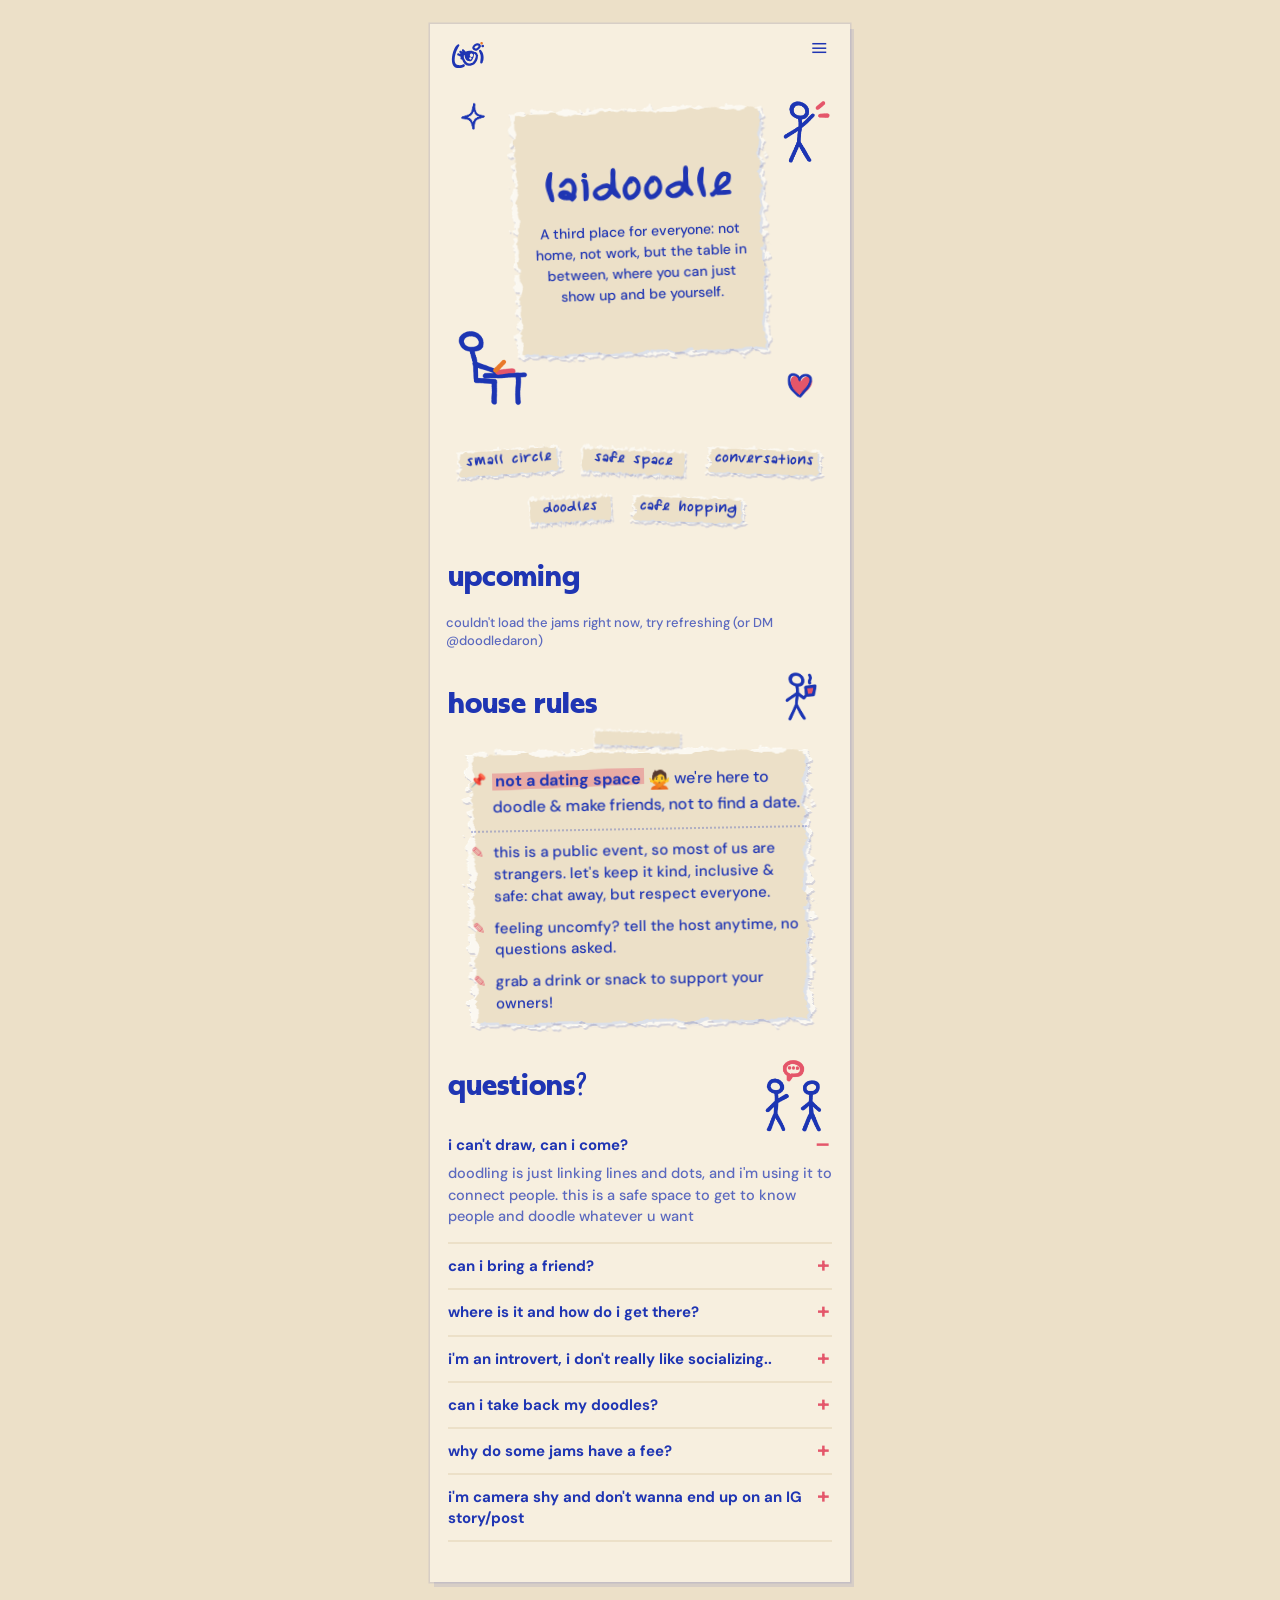
<file: index.html>
<!DOCTYPE html>
<html lang="en">
<head>
<meta charset="utf-8">
<meta name="viewport" content="width=device-width, initial-scale=1, viewport-fit=cover">
<title>laidoodle</title>
<meta name="description" content="laidoodle — just come and doodle. Small-circle doodle jams in cafés.">
<meta name="theme-color" content="#F7EFDF">
<meta property="og:type" content="website">
<meta property="og:site_name" content="laidoodle">
<meta property="og:title" content="laidoodle">
<meta property="og:description" content="just come and doodle ✎ small-circle doodle jams in cafés. no drawing skills needed.">
<meta property="og:image" content="https://laidoodle.my/assets/og-image.png?v=2">
<meta property="og:image:width" content="1200">
<meta property="og:image:height" content="630">
<meta property="og:image:alt" content="two hand-drawn stick figures chatting, with the laidoodle logo">
<meta property="og:url" content="https://laidoodle.my/">
<meta name="twitter:card" content="summary_large_image">
<link rel="icon" href="assets/logo/laidoodle-mark.svg" type="image/svg+xml">
<link rel="canonical" href="https://laidoodle.my/">
<link rel="preconnect" href="https://fonts.googleapis.com">
<link rel="preconnect" href="https://fonts.gstatic.com" crossorigin>
<link href="https://fonts.googleapis.com/css2?family=DM+Sans:opsz,wght@9..40,500;9..40,700&display=swap" rel="stylesheet">
<link rel="stylesheet" href="styles.css?v=202611221600">
<script src="data.js?v=202610250835"></script>
<script src="map.js?v=202610250842"></script>
</head>
<body>
<main class="screen">

  <header class="hero">
    <div class="topbar">
      <span><img class="topbar__mark" src="assets/logo/laidoodle-mark.svg" alt="laidoodle"></span>
      <details class="menu">
        <summary aria-label="menu">≡</summary>
        <nav>
          <a href="#upcoming">upcoming</a>
          <a href="#past">past jams</a>
          <a href="#explored">where we've explored</a>
          <a href="#rules">house rules</a>
          <a href="#faq">questions?</a>
        </nav>
      </details>
    </div>
    <div class="title-card">
      <!-- two torn-paper faces that flip by themselves -->
      <div class="title-card__flip">
        <div class="title-card__paper title-card__face">
          <h1><img src="assets/logo/laidoodle-wordmark.svg" alt="laidoodle"></h1>
          <p class="title-card__note">A third place for everyone: not home, not work, but the table in between, where you can just show up and be yourself.</p>
        </div>
        <div class="title-card__paper title-card__face title-card__face--back">
          <h2 class="title-card__h">Doodle is our language</h2>
          <p class="title-card__note">Doodling is how we get there. Nobody's grading the drawing; it gives your hands something to do while you get to know people, swap ideas and learn something new.</p>
        </div>
      </div>
    </div>
  </header>

  <div class="keywords">
    <span class="tape" style="transform:rotate(-4deg)">small circle</span>
    <span class="tape" style="transform:rotate(3deg)">safe space</span>
    <span class="tape" style="transform:rotate(2deg)">conversations</span>
    <span class="tape" style="transform:rotate(-3deg)">doodles</span>
    <span class="tape" style="transform:rotate(2deg)">cafe hopping</span>
  </div>

  <section id="upcoming">
    <div class="section-head"><h2 class="h-section" style="margin:0">upcoming</h2></div>
    <div class="event-list" id="event-list"></div>
  </section>

  <section id="past">
    <h2 class="h-section" style="margin:0;padding:22px 18px 6px">past jams</h2>
    <div class="past" id="past-list"></div>
  </section>

  <section class="explored" id="explored" hidden>
    <h2 class="h-section" style="margin:0">where we've explored 🗺</h2>
    <p class="explored__sub">every café we've doodled at around the Klang Valley (so far). tap a pin ✎</p>
    <div id="kv"></div>
  </section>

  <section class="rules" id="rules">
    <h2 class="h-section" style="margin:0">house rules</h2>
    <div class="rules__note">
      <ul>
        <li class="is-key"><b><mark>not a dating space</mark> <span class="rules__emoji">🙅</span></b> we're here to doodle &amp; make friends, not to find a date.</li>
        <li>this is a public event, so most of us are strangers. let's keep it kind, inclusive &amp; safe: chat away, but respect everyone.</li>
        <li>feeling uncomfy? tell the host anytime, no questions asked.</li>
        <li>grab a drink or snack to support your owners!</li>
      </ul>
    </div>
  </section>

  <section class="faq" id="faq">
    <h2 class="h-section" style="margin:0 0 6px">questions?</h2>
    <details open>
      <summary>i can't draw, can i come?</summary>
      <p>doodling is just linking lines and dots, and i'm using it to connect people. this is a safe space to get to know people and doodle whatever u want</p>
    </details>
    <details>
      <summary>can i bring a friend?</summary>
      <p>yes, definitely! just ask your friend to fill in the form too. u can tell me whose friend u are in the "anything i should know" section</p>
    </details>
    <details>
      <summary>where is it and how do i get there?</summary>
      <p>the location changes from time to time since i'm exploring different cafés, so... it's a good excuse to go café hopping together, right!</p>
    </details>
    <details>
      <summary>i'm an introvert, i don't really like socializing..</summary>
      <p>it's cool! no one is forced to talk here, just take ur time</p>
    </details>
    <details>
      <summary>can i take back my doodles?</summary>
      <p>unfortunately i'll be keeping the papers, but feel free to take pictures, or draw in your own sketchbook if u'd rather keep yours! but... doodling together is way cooler, right.. hahha</p>
    </details>
    <details>
      <summary>why do some jams have a fee?</summary>
      <p>spots are limited, so some jams have a small commitment fee to make sure people actually come. it's non-refundable (no-shows included). if something comes up, still tell me asap so someone else can take ur spot!</p>
    </details>
    <details>
      <summary>i'm camera shy and don't wanna end up on an IG story/post</summary>
      <p>u good! just drop a note in the "anything i should know" section and i'll cover up ur face. my job is to keep the space safe!</p>
    </details>
  </section>

</main>

<script>
  const { esc } = LD;
  const list = document.getElementById('event-list');
  const pastList = document.getElementById('past-list');
  list.innerHTML = LD.loader('loading jams');

  LD.load().then(({ events, upcoming, past }) => {
    list.innerHTML = upcoming.length ? upcoming.map(e => {
      const p = LD.parts(e);
      return `
        <div class="event-row${e.thumbnail ? ' event-row--thumb' : ''}">
          ${e.thumbnail ? `<a class="event-row__thumb placeholder" href="${LD.url.jam(e.id)}" aria-label="${esc(e.shortTitle)}"${LD.photoStyle(e.thumbnail)}></a>` : ''}
          <a class="event-row__date" href="${LD.url.jam(e.id)}">
            <div class="event-row__mon">${p.mon}</div>
            <div class="event-row__day">${p.day}</div>
          </a>
          <a class="event-row__body" href="${LD.url.jam(e.id)}">
            <div class="event-row__title">${esc(e.shortTitle)}</div>
            <div class="event-row__meta">${esc(e.dayLabel)} ${esc(e.timeShort)} · ${esc(e.venueShort)} · ${LD.spotsText(e)}</div>
          </a>
          ${e.spotsLeft > 0
            ? `<a class="pill pill--blue" href="${LD.url.join(e.id)}">join</a>`
            : `<span class="pill pill--full">full</span>`}
        </div>`;
    }).join('') : '<div class="event-row__meta" style="padding:6px 2px">no jams planned yet, check back soon ✎</div>';

    pastList.innerHTML = past.map(j => {
      const p = LD.parts(j);
      return `
        <a class="past__item" href="${LD.url.jam(j.id)}">
          <div class="past__photo placeholder"${LD.photoStyle(j.thumbnail || j.photos[0])}>${j.thumbnail || j.photos[0] ? '' : 'jam photo'}</div>
          <div class="past__title">${esc(j.shortTitle)}</div>
          <div class="past__meta">${p.monTitle} ${p.dayNum} · ${j.doodlers} doodlers</div>
        </a>`;
    }).join('');
    document.getElementById('past').hidden = !past.length;

    LD.map(document.getElementById('kv'), events);
    document.getElementById('explored').hidden = false;
  }).catch(() => {
    list.innerHTML = `<div class="event-row__meta" style="padding:6px 2px">${LD.loadError()}</div>`;
    document.getElementById('past').hidden = true;
  });

  // close the ≡ menu after picking a section
  document.querySelectorAll('.menu nav a').forEach(a => a.addEventListener('click', () => a.closest('details').open = false));
</script>
</body>
</html>
</file>
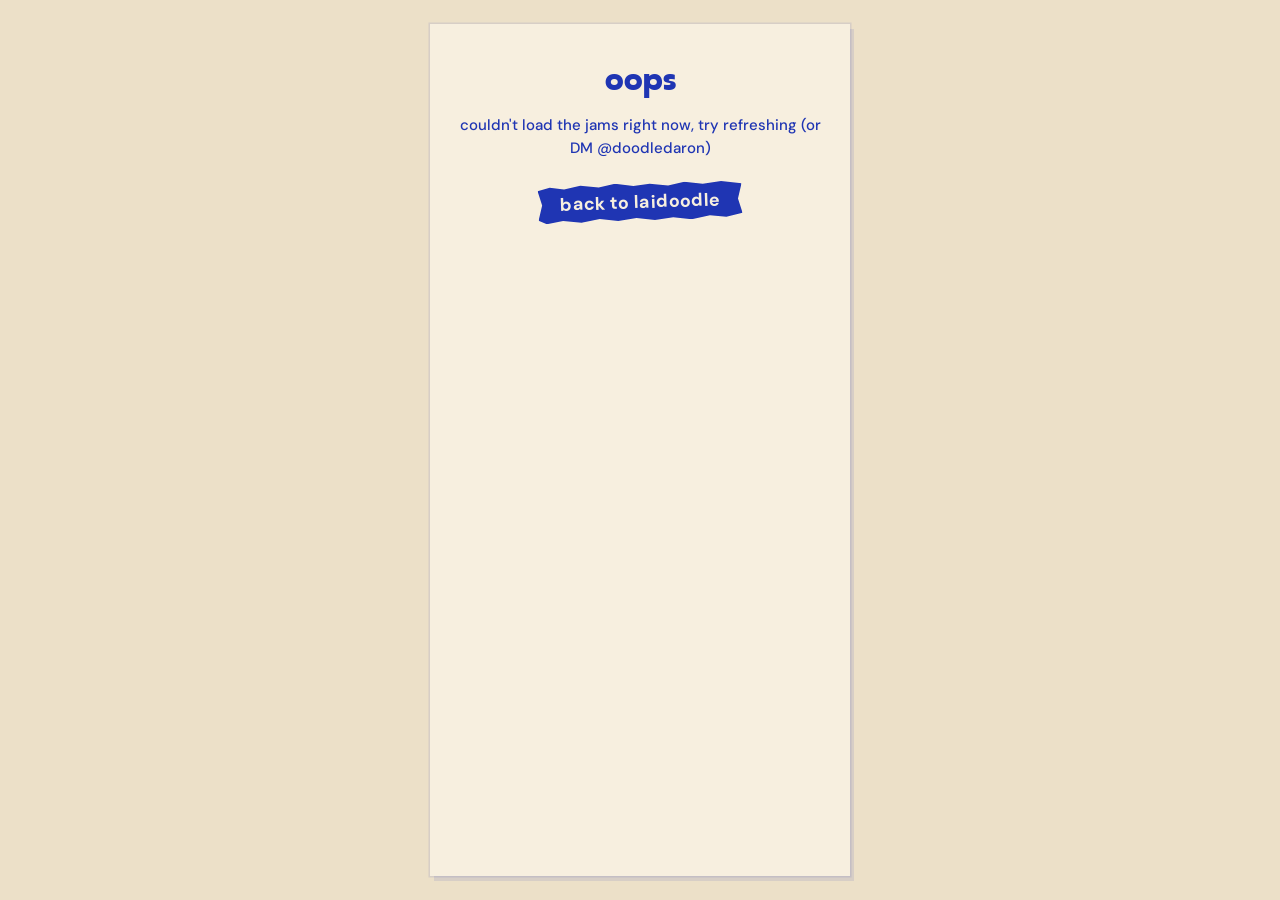
<file: jam/index.html>
<!DOCTYPE html>
<html lang="en">
<head>
<meta charset="utf-8">
<meta name="viewport" content="width=device-width, initial-scale=1, viewport-fit=cover">
<title>laidoodle · jam details</title>
<meta name="theme-color" content="#F7EFDF">
<meta name="description" content="a laidoodle doodle jam: when, where, cost and spots.">
<meta property="og:type" content="website">
<meta property="og:site_name" content="laidoodle">
<meta property="og:title" content="a laidoodle doodle jam ✎">
<meta property="og:description" content="when, where, cost and spots. come doodle with us!">
<meta property="og:image" content="https://laidoodle.my/assets/og-image.png?v=2">
<meta property="og:image:width" content="1200">
<meta property="og:image:height" content="630">
<meta property="og:image:alt" content="two hand-drawn stick figures chatting, with the laidoodle logo">
<meta property="og:url" content="https://laidoodle.my/jam/">
<meta name="twitter:card" content="summary_large_image">
<link rel="icon" href="../assets/logo/laidoodle-mark.svg" type="image/svg+xml">
<link rel="preconnect" href="https://fonts.googleapis.com">
<link rel="preconnect" href="https://fonts.gstatic.com" crossorigin>
<link href="https://fonts.googleapis.com/css2?family=DM+Sans:opsz,wght@9..40,500;9..40,700&display=swap" rel="stylesheet">
<link rel="stylesheet" href="../styles.css?v=202611221600">
<script src="../data.js?v=202610250835"></script>
</head>
<body>
<main class="screen" id="app"></main>

<script>
  const { esc } = LD;
  const app = document.getElementById('app');
  const id = new URLSearchParams(location.search).get('id');
  app.innerHTML = LD.loader('loading jam');

  LD.load().then(({ events }) => {
    const e = events.find(x => x.id === id);
    e ? render(e) : LD.message(app, "hmm, can't find that jam", 'it might have been moved or taken down.');
  }).catch(() => LD.message(app, 'oops', LD.loadError()));

  function render(e) {
    const p = LD.parts(e);
    const ended = LD.isPast(e);
    const open = !ended && e.spotsLeft > 0;
    const cafe = e.cafePhotos || [];
    // upcoming: only the café photos folder, as the top carousel (no separate café section).
    // past: event photos on top, café section below.
    const top = ended ? e.photos : cafe;
    const photos = top.length ? top : ['', '', '', ''];
    const showCafeSection = ended && cafe.length > 0;
    const map = /^https?:\/\//.test(e.mapUrl) ? ` <a class="map-link" href="${esc(e.mapUrl)}" target="_blank" rel="noopener">📍 open map</a>` : '';
    const cost = e.fee > 0
      ? (e.feeIncludes ? `RM ${esc(e.fee)} · includes ${esc(e.feeIncludes)}` : `RM ${esc(e.fee)} commitment fee`)
      : 'free · just order something at the café ☕';
    // past jams: the bar shows how many doodlers came (the sheet's doodlers column, or sign-ups if empty)
    const taken = ended ? Number(e.doodlers) || 0 : e.capacity - e.spotsLeft;
    const pct = e.capacity ? Math.min(100, Math.round((taken / e.capacity) * 100)) : (ended && taken ? 100 : 0);
    const status = ended ? 'this jam has ended' : e.spotsLeft > 0 ? `${e.spotsLeft} spots left` : 'this jam is full';

    document.title = `laidoodle · ${e.shortTitle}`;
    app.innerHTML = `
      <div class="carousel">
        <div class="carousel__track" id="track">
          ${photos.map(src => `<div class="carousel__slide placeholder"${LD.photoStyle(src)}>${src ? '' : ended ? 'event photos (swipe)' : 'café photos (swipe)'}</div>`).join('')}
        </div>
        <a class="carousel__back" href="${LD.url.home()}" id="back" aria-label="back to laidoodle">←</a>
        <div class="carousel__dots" id="dots"${photos.length > 1 ? '' : ' hidden'}>${photos.map((_, i) => `<span${i === 0 ? ' class="is-active"' : ''}></span>`).join('')}</div>
      </div>

      <div class="detail-head">
        <div class="detail-head__kicker">${esc(e.shortTitle)}</div>
        <h1>${esc(e.title)}</h1>
        <div><span class="tape">materials provided: papers, crayons &amp; marker pens</span></div>
      </div>

      <div class="info">
        <div class="info__row"><span class="info__label">when</span><span class="info__value">${esc(e.dayLabel)}, ${p.monTitle} ${p.dayNum} · ${esc(e.timeRange)}</span></div>
        <div class="info__row"><span class="info__label">where</span><span class="info__value">${esc(e.venue)}${map}</span></div>
        <div class="info__row"><span class="info__label">cost</span><span class="info__value">${cost}${e.fee > 0 ? '<span class="cost-note">non-refundable commitment fee · so everyone actually shows up 🙏</span>' : ''}${e.costRemark ? `<span class="cost-remark">＋ ${esc(e.costRemark)}</span>` : ''}</span></div>
        <div class="info__row"><span class="info__label">spots</span><span class="spots"><span style="width:${pct}%"></span></span><span style="font-size:14px">${e.capacity ? `${taken}/${e.capacity}` : taken}</span></div>
      </div>

      ${ended ? '' : `<section class="block">
        <h2 class="h-sub" style="margin:0">how it works?</h2>
        <p><mark>I'll provide papers, crayons and marker pens.</mark> it'll be 1 long table or a few. <mark>feel free to move your table around</mark> and make yourself home. no one is forced to share stories, no pressure to TALK &amp; SOCIALIZE.</p>
      </section>`}

      ${showCafeSection ? `
      <section class="block">
        <h2 class="h-sub" style="margin:0">the café</h2>
        <p>${esc(e.venue)}</p>
      </section>
      <div class="past cafe-photos">
        ${cafe.map((src, i) => `<div class="cafe-photos__item" role="img" aria-label="café photo ${i + 1}"><div class="past__photo placeholder"${LD.photoStyle(src)}></div></div>`).join('')}
      </div>` : ''}

      ${ended ? '' : `<section class="block">
        <h2 class="h-sub" style="margin:0">bring your own (optional)</h2>
        <p class="bring-note">feel free to bring your own too, coz sharing is caring ♡</p>
        <div class="bring"><span>○ markers / pens</span><span>○ pencils</span><span>○ anything u like</span></div>
        <div class="no-mess">✕ no watercolors or anything messy please</div>
      </section>`}

      <div class="join-bar">
        <div class="join-bar__info">${status}<strong>${p.monTitle} ${p.dayNum} · ${esc(e.timeShort)}</strong></div>
        <a class="pill pill--orange" href="${LD.url.join(e.id)}"${open ? '' : ' aria-disabled="true" tabindex="-1"'}>I'm coming →</a>
      </div>
    `;

    // ← goes back (keeping the home page's scroll spot) when we came from home; otherwise it's a plain link home
    document.getElementById('back').addEventListener('click', ev => {
      if (LD.cameFrom(LD.url.home())) { ev.preventDefault(); history.back(); }
    });

    // carousel dots follow the swipe position
    const track = document.getElementById('track');
    const dots = [...document.getElementById('dots').children];
    track.addEventListener('scroll', () => {
      const i = Math.round(track.scrollLeft / track.clientWidth);
      dots.forEach((d, j) => d.classList.toggle('is-active', i === j));
    }, { passive: true });
  }
</script>
</body>
</html>
</file>
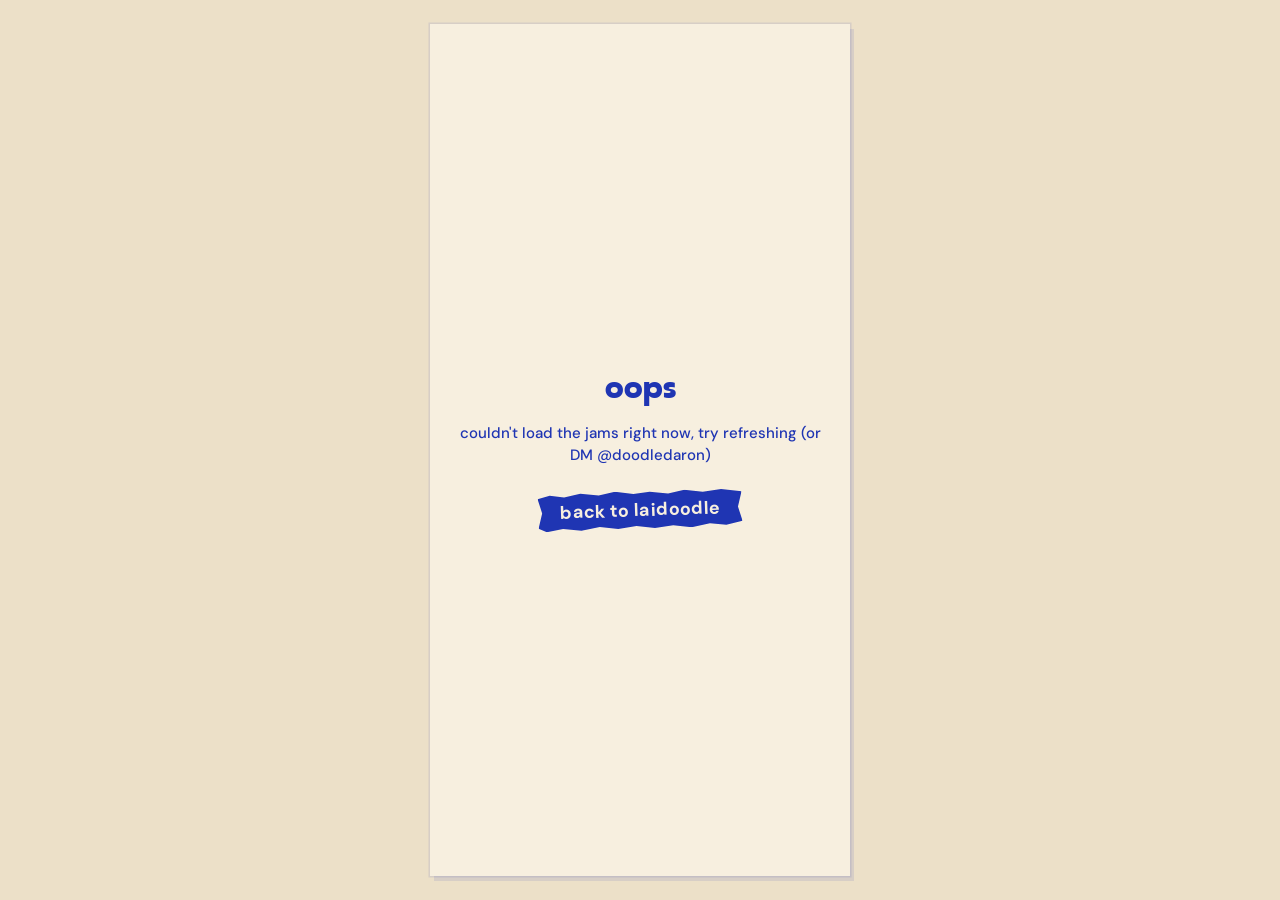
<file: join/index.html>
<!DOCTYPE html>
<html lang="en">
<head>
<meta charset="utf-8">
<meta name="viewport" content="width=device-width, initial-scale=1, viewport-fit=cover">
<title>laidoodle · sign up</title>
<meta name="theme-color" content="#F7EFDF">
<meta name="description" content="sign up for a laidoodle doodle jam.">
<meta property="og:type" content="website">
<meta property="og:site_name" content="laidoodle">
<meta property="og:title" content="join a laidoodle jam ✎">
<meta property="og:description" content="save ur spot at the next doodle jam.">
<meta property="og:image" content="https://laidoodle.my/assets/og-image.png?v=2">
<meta property="og:image:width" content="1200">
<meta property="og:image:height" content="630">
<meta property="og:image:alt" content="two hand-drawn stick figures chatting, with the laidoodle logo">
<meta property="og:url" content="https://laidoodle.my/join/">
<meta name="twitter:card" content="summary_large_image">
<link rel="icon" href="../assets/logo/laidoodle-mark.svg" type="image/svg+xml">
<link rel="preconnect" href="https://fonts.googleapis.com">
<link rel="preconnect" href="https://fonts.gstatic.com" crossorigin>
<link href="https://fonts.googleapis.com/css2?family=DM+Sans:opsz,wght@9..40,500;9..40,700&display=swap" rel="stylesheet">
<link rel="stylesheet" href="../styles.css?v=202611221600">
<script src="../data.js?v=202610250835"></script>
</head>
<body>
<main class="screen form-screen" id="app">

  <div class="form-top">
    <button type="button" id="back">← back</button>
    <span id="counter"></span>
  </div>
  <div class="progress" aria-hidden="true"><div id="bar" style="width:25%"></div></div>

  <form class="signup" id="signup" novalidate hidden>

    <!-- 1 · who -->
    <section class="step" data-step="who">
      <div class="step__body step__body--gap">
        <h1 class="h-step">hi! who's coming?</h1>
        <input type="text" name="website" class="visually-hidden" tabindex="-1" autocomplete="off" aria-hidden="true">
        <div class="field">
          <label for="name">name / nickname</label>
          <input type="text" id="name" name="name" autocomplete="nickname" required>
          <small class="err">tell me what to call u :)</small>
        </div>
        <div class="field">
          <label for="instagram">how can i reach u?</label>
          <input type="text" id="instagram" name="instagram" placeholder="@ instagram account" autocapitalize="off" autocorrect="off" spellcheck="false" required>
          <small>public account preferred so I can make sure everyone's safe from strangers</small>
          <small class="err">i need your IG to reach u</small>
        </div>
        <div class="field">
          <label for="phone">phone number</label>
          <input type="tel" id="phone" name="phone" placeholder="+60 …" autocomplete="tel" inputmode="tel" required>
          <small>contactable via whatsapp</small>
          <small class="err">a whatsapp-able number please</small>
        </div>
        <div class="field">
          <label for="email">email</label>
          <input type="email" id="email" name="email" placeholder="you@email.com" autocomplete="email" inputmode="email" autocapitalize="off" spellcheck="false" required>
          <small>i'll send ur confirmation here</small>
          <span class="spam-note">📬 not in ur inbox? check ur spam / junk folder!</span>
          <small class="err">that email doesn't look right</small>
        </div>
      </div>
      <div class="step__foot"><button type="button" class="pill pill--ink" data-next>next →</button></div>
    </section>

    <!-- 2 · how doodly -->
    <section class="step" data-step="doodly" hidden>
      <div class="step__body">
        <h1 class="h-step">how doodly are you?</h1>
        <div class="step__hint">no wrong answers</div>
        <fieldset class="choices">
          <legend class="visually-hidden">how doodly are you?</legend>
          <label class="choice"><input type="radio" name="doodly" value="stick figures only" required>
            <span class="choice__face"><svg viewBox="0 0 30 30"><circle cx="11" cy="13" r="1"/><circle cx="19" cy="13" r="1"/><path d="M11 19h8"/></svg></span>stick figures only</label>
          <label class="choice"><input type="radio" name="doodly" value="i doodle sometimes">
            <span class="choice__face"><svg viewBox="0 0 30 30"><circle cx="11" cy="13" r="1.2"/><circle cx="19" cy="13" r="1.2"/><path d="M10 18q5 4 10 0"/></svg></span>i doodle sometimes</label>
          <label class="choice"><input type="radio" name="doodly" value="sketchbook buddy">
            <span class="choice__face"><svg viewBox="0 0 30 30"><path d="M8 10q3-2 6 0M16 10q3-2 6 0"/><circle cx="11" cy="13.5" r="1.4"/><circle cx="19" cy="13.5" r="1.4"/><path d="M10 18q5 5 10 0"/><circle cx="7.5" cy="17" r="1.2"/><circle cx="22.5" cy="17" r="1.2"/></svg></span>sketchbook buddy</label>
          <label class="choice"><input type="radio" name="doodly" value="i draw every day">
            <span class="choice__face"><svg viewBox="0 0 30 30"><path d="M7 9q8-7 16 0M8 10q3-2 6 0M16 10q3-2 6 0"/><circle cx="11" cy="13.5" r="2"/><circle cx="19" cy="13.5" r="2"/><path d="M10 18q5 6 10 0z"/><circle cx="7" cy="17.5" r="1.4"/><circle cx="23" cy="17.5" r="1.4"/><path d="M24 4l1.5 2.5M27 7l-2 1"/></svg></span>i draw every day</label>
        </fieldset>
        <small class="err" id="doodly-err">pick whichever feels closest</small>
        <div class="step__q" id="joined-q">have u joined laidoodle before?</div>
        <fieldset class="choices choices--pair" aria-labelledby="joined-q">
          <label class="choice"><input type="radio" name="joined_before" value="first time" required>first time ✎</label>
          <label class="choice"><input type="radio" name="joined_before" value="joined before">yes, been before!</label>
        </fieldset>
        <small class="err" id="joined-err">just pick one :)</small>
        <div class="step__q" id="source-q">how did u find laidoodle?</div>
        <fieldset class="choices choices--compact" aria-labelledby="source-q">
          <label class="choice"><input type="radio" name="source" value="@laidoodle_ IG" required>@laidoodle_ on IG</label>
          <label class="choice"><input type="radio" name="source" value="@doodledaron IG">@doodledaron on IG</label>
          <label class="choice"><input type="radio" name="source" value="@laidoodle_ Threads">@laidoodle_ on threads</label>
          <label class="choice"><input type="radio" name="source" value="@doodledaron Threads">@doodledaron on threads</label>
          <label class="choice"><input type="radio" name="source" value="A friend">a friend told me</label>
          <label class="choice"><input type="radio" name="source" value="Other">somewhere else</label>
        </fieldset>
        <div class="field" id="source-other-field" hidden>
          <label for="source-other">where? (optional)</label>
          <input type="text" id="source-other" maxlength="80" placeholder="e.g. a poster at the café">
        </div>
        <small class="err" id="source-err">just pick one :)</small>
      </div>
      <div class="step__foot"><button type="button" class="pill pill--ink" data-next>next →</button></div>
    </section>

    <!-- 3 · commitment fee (paid jams only) -->
    <section class="step" data-step="fee" hidden>
      <div class="step__body">
        <h1 class="h-step">commitment fee</h1>
        <div class="step__hint">only for paid jams. free jam? this step is skipped.</div>
        <div class="fee-card">
          <div class="fee-card__name" id="fee-name"></div>
          <div class="fee-card__amount" id="fee-amount"></div>
          <div class="fee-card__bank" id="fee-includes" hidden></div>
          <div class="fee-why">💡 <b>why a fee?</b> it's a small commitment fee so everyone who signs up actually shows up 🙏 it's <b>non-refundable</b> (no-shows included), so only sign up if u can make it.</div>
          <div class="fee-remark" id="fee-remark" hidden></div>
          <div class="fee-card__qr placeholder" id="fee-qr">payment QR</div>
          <div class="qr-actions" id="qr-actions" hidden>
            <button type="button" class="qr-btn" id="qr-expand">⤢ enlarge</button>
            <button type="button" class="qr-btn" id="qr-download">↓ save QR</button>
          </div>
          <div class="fee-card__bank" id="fee-bank"></div>
        </div>
        <label class="check check--big" id="paid-check"><input type="checkbox" name="paid" value="yes"><span class="check__box"></span>I have paid</label>
        <small class="err" id="paid-err">tick this once you've paid</small>
        <label class="upload"><input type="file" name="receipt" accept="image/*,application/pdf" id="receipt"><span id="receipt-label">+ upload payment receipt</span></label>
        <small class="err" id="receipt-missing">please upload your receipt (a screenshot is fine)</small>
        <small class="err" id="receipt-err">that file's too big, max 5 MB (a screenshot works!)</small>
      </div>
      <div class="step__foot"><button type="button" class="pill pill--ink" data-next>next →</button></div>
    </section>

    <!-- 4 · almost there -->
    <section class="step" data-step="final" hidden>
      <div class="step__body step__body--gap" style="padding-top:26px;gap:14px">
        <h1 class="h-step">almost there</h1>
        <div id="extra" style="display:contents"></div>
        <div class="notes">
          <label for="notes">anything i should know?</label>
          <small>whose friend u are, camera shy, food, access…</small>
          <textarea id="notes" name="notes"></textarea>
        </div>
        <label class="check"><input type="checkbox" name="agree_safe" required><span class="check__box"></span><span>I get that laidoodle is a <b>safe space to doodle &amp; make friends, not a dating space</b>. I won't use it to look for a date, and I'll keep it kind &amp; respectful for everyone.</span></label>
        <label class="check" id="agree-fee"><input type="checkbox" name="agree_fee" required><span class="check__box"></span><span>I get that this is a <b>non-refundable</b> commitment fee, even if I don't show up. if I can't make it, I'll tell the host asap (IG <span class="host-ig"></span>)</span></label>
        <label class="check"><input type="checkbox" name="agree_photos" required><span class="check__box"></span>I acknowledge that pictures will be posted on social media (let me know in the "anything i should know" section if you're not comfortable)</label>
        <label class="check"><input type="checkbox" name="agree_marketing" required><span class="check__box"></span><span>I understand that photos &amp; videos will be taken during the jam and may be used for marketing (laidoodle's IG, this website…). camera shy? note it in "anything i should know"</span></label>
        <small class="err" id="agree-err">please tick all of these to join</small>
        <small class="err" id="send-err">couldn't send that, try again or DM <span class="host-ig"></span></small>
      </div>
      <div class="step__foot"><button type="submit" class="pill pill--orange" id="submit">count me in ✎</button></div>
    </section>

    <!-- done -->
    <section class="step" data-step="done" hidden>
      <div class="done">
        <h1 class="h-step">you're in! ✎</h1>
        <p id="done-text"></p>
        <p class="spam-note" id="done-spam"></p>
        <a class="pill pill--ink" href="../" id="done-home" style="padding:10px 22px;font-size:18px;margin-top:10px">back to laidoodle</a>
      </div>
    </section>

  </form>
</main>

<div class="lightbox loader-overlay" id="sending" hidden aria-label="sending">
  <div style="width:100%;max-width:380px" id="sending-inner"></div>
</div>

<div class="lightbox" id="qr-box" hidden role="dialog" aria-modal="true" aria-label="payment QR">
  <div class="lightbox__card">
    <img id="qr-big" alt="payment QR">
    <p class="lightbox__tip">tip: press &amp; hold the QR to save it to your photos</p>
    <div class="qr-actions">
      <button type="button" class="qr-btn" id="qr-download-2">↓ save QR</button>
      <button type="button" class="qr-btn qr-btn--ink" id="qr-close">close ✕</button>
    </div>
  </div>
</div>

<script>
  const app = document.getElementById('app');
  const form = document.getElementById('signup');
  const steps = [...form.querySelectorAll('.step')];
  const id = new URLSearchParams(location.search).get('id');
  const MAX_RECEIPT = 5 * 1024 * 1024;
  let e, p, paid, flow, settings, at = 0;

  const loading = document.createElement('div');
  loading.innerHTML = LD.loader('getting the form ready');
  app.appendChild(loading);

  LD.load().then(data => {
    settings = data.settings;
    e = data.events.find(x => x.id === id);
    if (!e) return LD.message(app, "hmm, can't find that jam", 'it might have been moved or taken down.');
    if (LD.isPast(e)) return LD.message(app, 'this jam has ended', 'catch the next one? check the upcoming jams ✎');
    if (e.spotsLeft <= 0) return LD.message(app, 'this jam is full', `sorry! DM ${LD.esc(settings.hostInstagram)} if u want to be on the waitlist.`);
    loading.remove();
    init();
  }).catch(() => LD.message(app, 'oops', LD.loadError()));

  function init() {
    p = LD.parts(e);
    paid = e.fee > 0;
    flow = ['who', 'doodly', ...(paid ? ['fee'] : []), 'final'];
    document.title = `laidoodle · join ${e.shortTitle}`;
    document.querySelectorAll('.host-ig').forEach(s => s.textContent = settings.hostInstagram);

    // payment step content (paid jams), otherwise drop the fee acknowledgement
    if (paid) {
      document.getElementById('fee-name').textContent = e.shortTitle;
      document.getElementById('fee-amount').textContent = `RM ${e.fee}`;
      if (e.feeIncludes) Object.assign(document.getElementById('fee-includes'), { hidden: false, textContent: `includes ${e.feeIncludes}` });
      if (e.costRemark) Object.assign(document.getElementById('fee-remark'), { hidden: false, textContent: `⚠️ heads up: ${e.costRemark}` });
      document.getElementById('fee-bank').textContent = settings.bankText;
      if (settings.paymentQr) setupQr(settings.paymentQr);
    } else {
      document.getElementById('agree-fee').remove();
    }

    // this jam's extra questions, from the sheet's extra_questions column
    document.getElementById('extra').innerHTML = e.extraQuestions.map((q, i) => `
      <div class="notes">
        <label for="extra-${i}">${LD.esc(q)}</label>
        <textarea id="extra-${i}" data-question="${LD.esc(q)}" style="height:48px"></textarea>
      </div>`).join('');

    form.hidden = false;
    show(0);
  }

  const receipt = document.getElementById('receipt');
  receipt.addEventListener('change', () => {
    const file = receipt.files[0];
    const big = !!file && file.size > MAX_RECEIPT;
    document.getElementById('receipt-err').classList.toggle('is-shown', big);
    if (big) receipt.value = '';
    document.getElementById('receipt-label').textContent = file && !big ? `✓ ${file.name}` : '+ upload payment receipt';
    if (file && !big) {
      document.getElementById('receipt-missing').classList.remove('is-shown');
      document.querySelector('.upload').classList.remove('is-invalid');
    }
  });

  function show(i) {
    at = i;
    const name = flow[i] || 'done';
    steps.forEach(s => s.hidden = s.dataset.step !== name);
    document.getElementById('counter').textContent = name === 'done' ? '' : `${i + 1} / ${flow.length}`;
    document.getElementById('bar').style.width = name === 'done' ? '100%' : `${((i + 1) / flow.length) * 100}%`;
    document.getElementById('back').style.visibility = name === 'done' ? 'hidden' : '';
    window.scrollTo(0, 0);
  }

  function valid(name) {
    if (name === 'who') {
      let ok = true;
      ['name', 'instagram', 'phone', 'email'].forEach(id => {
        const input = document.getElementById(id);
        const v = input.value.trim();
        const bad = !v || (id === 'phone' && v.replace(/\D/g, '').length < 7) || (id === 'email' && !/^[^\s@<>,;]+@[^\s@<>,;]+\.[^\s@<>,;]+$/.test(v));
        input.closest('.field').classList.toggle('is-invalid', bad);
        if (bad && ok) input.focus();
        if (bad) ok = false;
      });
      return ok;
    }
    if (name === 'doodly') {
      const ok = !!form.doodly.value;
      const joined = !!form.joined_before.value;
      const source = !!form.source.value;
      document.getElementById('doodly-err').classList.toggle('is-shown', !ok);
      document.getElementById('joined-err').classList.toggle('is-shown', !joined);
      document.getElementById('source-err').classList.toggle('is-shown', !source);
      return ok && joined && source;
    }
    if (name === 'fee') {
      const ok = form.paid.checked;
      const hasReceipt = !!receipt.files[0];
      document.getElementById('paid-check').classList.toggle('is-invalid', !ok);
      document.getElementById('paid-err').classList.toggle('is-shown', !ok);
      document.querySelector('.upload').classList.toggle('is-invalid', !hasReceipt);
      document.getElementById('receipt-missing').classList.toggle('is-shown', !hasReceipt);
      return ok && hasReceipt;
    }
    if (name === 'final') {
      const boxes = [...steps.find(s => s.dataset.step === 'final').querySelectorAll('input[type=checkbox][required]')];
      boxes.forEach(b => b.closest('.check').classList.toggle('is-invalid', !b.checked));
      const ok = boxes.every(b => b.checked);
      document.getElementById('agree-err').classList.toggle('is-shown', !ok);
      return ok;
    }
    return true;
  }

  // clear error styling as people fix things
  form.addEventListener('input', ev => {
    ev.target.closest('.field, .check')?.classList.remove('is-invalid');
  });
  form.addEventListener('change', ev => {
    if (ev.target.name === 'doodly') document.getElementById('doodly-err').classList.remove('is-shown');
    if (ev.target.name === 'joined_before') document.getElementById('joined-err').classList.remove('is-shown');
    if (ev.target.name === 'source') {
      document.getElementById('source-err').classList.remove('is-shown');
      document.getElementById('source-other-field').hidden = form.source.value !== 'Other';
    }
    if (ev.target.name === 'paid') document.getElementById('paid-err').classList.remove('is-shown');
  });

  form.querySelectorAll('[data-next]').forEach(btn => btn.addEventListener('click', () => {
    if (valid(flow[at])) show(at + 1);
  }));

  document.getElementById('back').addEventListener('click', () => {
    if (flow && at > 0) show(at - 1);
    else if (id && LD.cameFrom(LD.url.jam(id))) history.back();   // back to the jam page we came from
    else location.href = id ? LD.url.jam(id) : LD.url.home();
  });

  // Enter in a text field moves to the next step instead of submitting early
  form.addEventListener('keydown', ev => {
    if (ev.key === 'Enter' && ev.target.tagName === 'INPUT') {
      ev.preventDefault();
      if (flow[at] !== 'final' && valid(flow[at])) show(at + 1);
    }
  });

  // payment QR: tap to enlarge, and save it to the phone
  function setupQr(src) {
    const box = document.getElementById('qr-box');
    document.getElementById('fee-qr').innerHTML = `<button type="button" class="fee-card__qr-btn" aria-label="enlarge payment QR"><img src="${LD.esc(src)}" alt="payment QR"></button>`;
    document.getElementById('qr-actions').hidden = false;
    document.getElementById('qr-big').src = src;
    const open = () => { box.hidden = false; };
    const close = () => { box.hidden = true; };
    document.querySelector('.fee-card__qr-btn').addEventListener('click', open);
    document.getElementById('qr-expand').addEventListener('click', open);
    document.getElementById('qr-close').addEventListener('click', close);
    box.addEventListener('click', ev => { if (ev.target === box) close(); });
    document.addEventListener('keydown', ev => { if (ev.key === 'Escape') close(); });
    const save = async () => {
      const name = `laidoodle payment QR - ${e.shortTitle}.png`.replace(/[\\/:*?"<>|]+/g, '-');
      try {
        const blob = await (await fetch(src)).blob();
        const file = new File([blob], name, { type: blob.type || 'image/png' });
        // phones: the share sheet has "Save image"; computers: a normal download
        if (navigator.canShare && navigator.canShare({ files: [file] }) && /Android|iPhone|iPad/i.test(navigator.userAgent)) {
          await navigator.share({ files: [file] });
          return;
        }
        const a = Object.assign(document.createElement('a'), { href: URL.createObjectURL(blob), download: name });
        document.body.appendChild(a); a.click(); a.remove();
        setTimeout(() => URL.revokeObjectURL(a.href), 2000);
      } catch (err) {
        if (err && err.name === 'AbortError') return; // closed the share sheet
        open(); // can't download directly: show it big so they can press & hold to save
      }
    };
    document.getElementById('qr-download').addEventListener('click', save);
    document.getElementById('qr-download-2').addEventListener('click', save);
  }

  function readFile(file) {
    return new Promise((resolve, reject) => {
      const r = new FileReader();
      r.onload = () => resolve({ name: file.name, type: file.type, data: String(r.result).split(',')[1] });
      r.onerror = () => reject(r.error);
      r.readAsDataURL(file);
    });
  }

  form.addEventListener('submit', async ev => {
    ev.preventDefault();
    if (!valid('final')) return;
    const submit = document.getElementById('submit');
    const sendErr = document.getElementById('send-err');
    sendErr.classList.remove('is-shown');
    submit.disabled = true;
    submit.textContent = 'sending…';
    const overlay = document.getElementById('sending');
    document.getElementById('sending-inner').innerHTML = LD.loader('sending ur sign-up');
    overlay.hidden = false;

    try {
      const payload = {
        event_id: e.id,
        name: document.getElementById('name').value.trim(), // form.name is the form's own name attribute
        instagram: form.instagram.value.trim(),
        phone: form.phone.value.trim(),
        email: document.getElementById('email').value.trim(),
        doodly: form.doodly.value,
        joined_before: form.joined_before.value,
        source: form.source.value === 'Other' && document.getElementById('source-other').value.trim()
          ? 'Other: ' + document.getElementById('source-other').value.trim()
          : form.source.value,
        paid: paid && form.paid.checked,
        notes: form.notes.value.trim(),
        extra: [...form.querySelectorAll('[data-question]')].map(t => ({ q: t.dataset.question, a: t.value.trim() })),
        agree_safe: form.agree_safe.checked,
        agree_fee: paid && form.agree_fee.checked,
        agree_photos: form.agree_photos.checked,
        agree_marketing: form.agree_marketing.checked,
        website: form.website.value,
        receipt: paid && receipt.files[0] ? await readFile(receipt.files[0]) : null,
      };
      const res = await LD.submit(payload);
      if (!res.ok) {
        if (res.error === 'full') return LD.message(app, 'aw, it just filled up', `someone grabbed the last spot. DM ${LD.esc(settings.hostInstagram)} to get on the waitlist!`);
        if (res.error === 'closed') return LD.message(app, 'this jam has ended', 'catch the next one? check the upcoming jams ✎');
        throw new Error(res.error);
      }
    } catch (err) {
      submit.disabled = false;
      submit.textContent = 'count me in ✎';
      sendErr.classList.add('is-shown');
      return;
    } finally {
      overlay.hidden = true; // whatever happened, take the loader away
    }

    document.getElementById('done-text').textContent =
      `see u at ${e.shortTitle} on ${e.dayLabel}, ${p.monTitle} ${p.dayNum} · ${e.timeShort}! if the date or venue changes, i'll let u know on whatsapp or IG.`;
    document.getElementById('done-spam').textContent =
      `📬 a confirmation email is on its way to ${document.getElementById('email').value.trim()}. don't see it in a few minutes? check ur spam / junk folder!`;
    show(flow.length);
  });
</script>
</body>
</html>
</file>
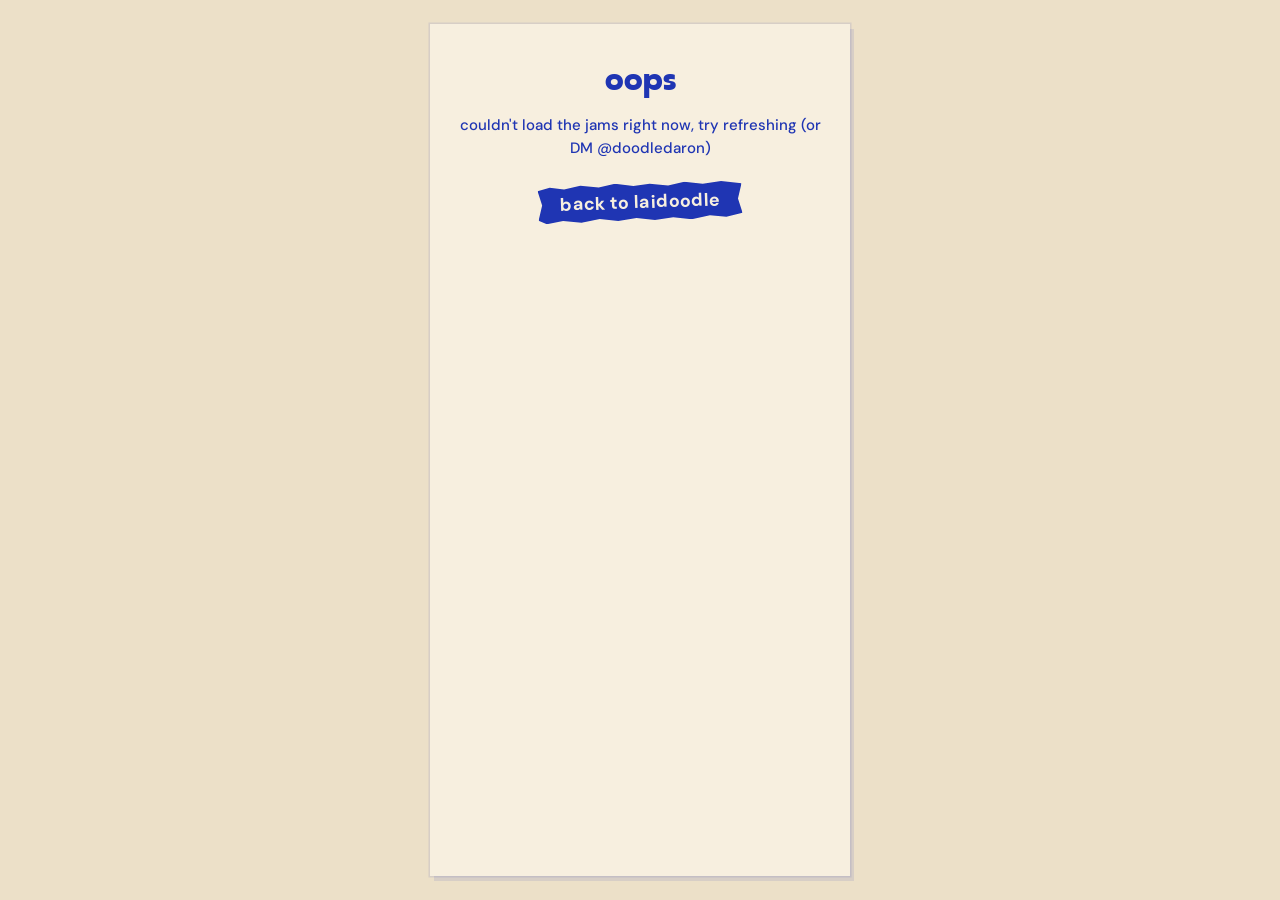
<file: event.html>
<!DOCTYPE html>
<html lang="en">
<head>
<meta charset="utf-8">
<title>laidoodle</title>
<meta name="robots" content="noindex">
<link rel="canonical" href="jam/">
<!-- old address: forwards to jam/ and keeps ?id=… so shared links still open the right jam -->
<script>location.replace('jam/' + location.search + location.hash);</script>
<meta http-equiv="refresh" content="0; url=jam/">
</head>
<body><p>moved to <a href="jam/">jam/</a></p></body>
</html>
</file>
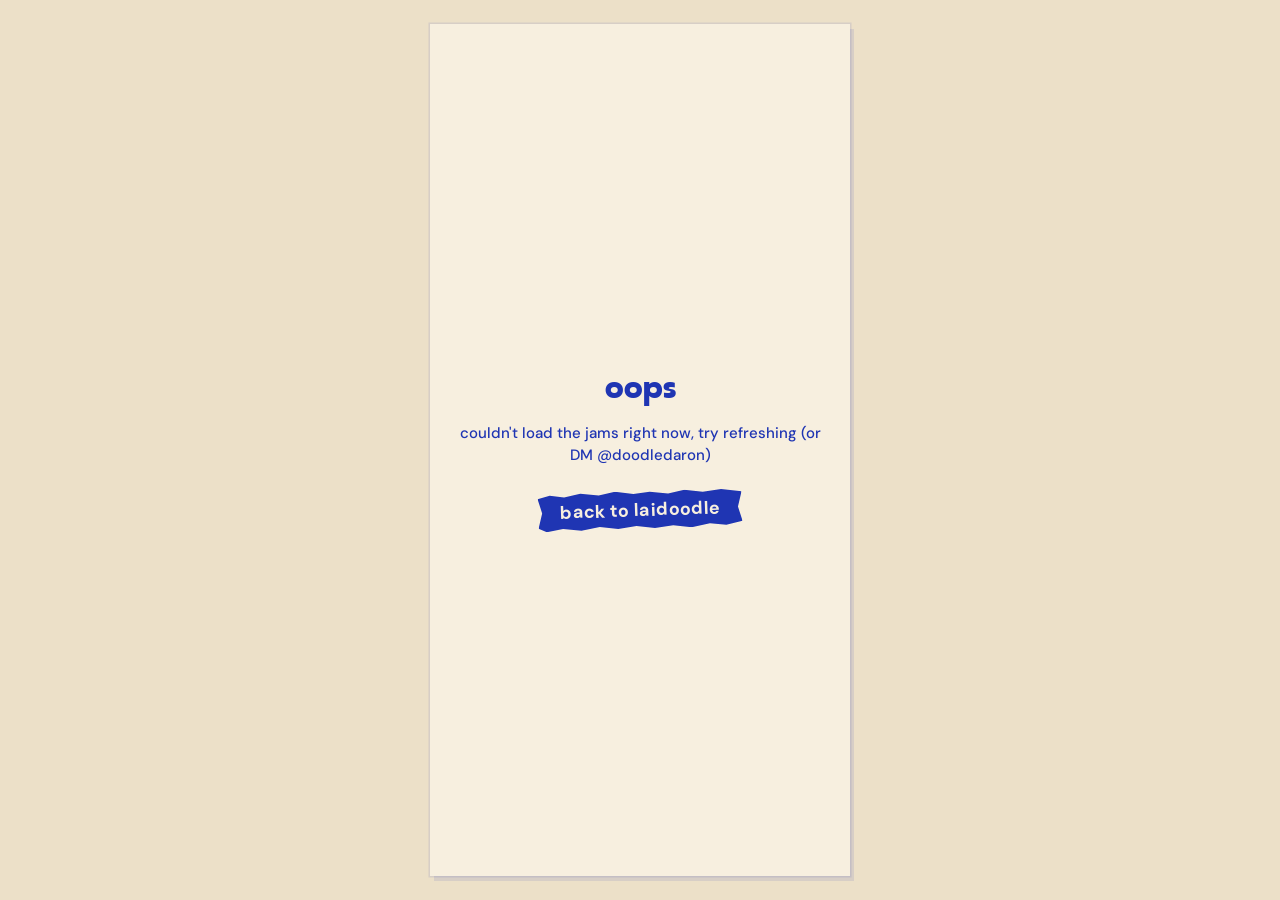
<file: signup.html>
<!DOCTYPE html>
<html lang="en">
<head>
<meta charset="utf-8">
<title>laidoodle</title>
<meta name="robots" content="noindex">
<link rel="canonical" href="join/">
<!-- old address: forwards to join/ and keeps ?id=… so shared links still open the right jam -->
<script>location.replace('join/' + location.search + location.hash);</script>
<meta http-equiv="refresh" content="0; url=join/">
</head>
<body><p>moved to <a href="join/">join/</a></p></body>
</html>
</file>
<file: styles.css>
/* laidoodle — shared styles, following the Laidoodle brand kit (Paper, Ink Cobalt, Marker Pink, one tangerine detail;
   Varesco headlines, DM Sans body, Cheesay Bold handwriting; torn paper instead of boxes, no rounded corners). */

@font-face { font-family: "Varesco"; src: url("assets/fonts/varesco.woff2") format("woff2"); font-display: swap; size-adjust: 88%; }
@font-face { font-family: "Cheesay Bold"; src: url("assets/fonts/cheesay-bold.woff2") format("woff2"); font-display: swap; size-adjust: 140%; }

:root {
  --paper: #F7EFDF;
  --scrap: #ECE0C8;
  --cobalt: #1F35B3;
  --pink: #E4566A;
  --tang: #E8792B;
  --cobalt-soft: rgba(31, 53, 179, .72);   /* secondary text: still cobalt */
  --cobalt-faint: rgba(31, 53, 179, .3);   /* dividers */
  --shadow: drop-shadow(1.5px 2px 0 rgba(31, 53, 179, .16));

  --display: "Varesco", "Cheesay Bold", "DM Sans", sans-serif; /* ' and ? fall through to Cheesay */
  --body: "DM Sans", system-ui, sans-serif;
  --hand: "Cheesay Bold", "DM Sans", cursive;

  --sheet: url("assets/paper/torn-sheet.png") center / 100% 100% no-repeat;
  --strip: url("assets/paper/torn-strip.png") center / 100% 100% no-repeat;
  --tag: url("assets/paper/torn-tag.png") center / 100% 100% no-repeat;
  --hatch: repeating-linear-gradient(135deg, var(--scrap) 0 7px, #F2E8D4 7px 14px);
  --torn-edge: polygon(0% 12%,6% 4%,13% 10%,21% 2%,30% 8%,38% 0%,47% 7%,55% 3%,64% 9%,72% 1%,81% 8%,90% 2%,100% 10%,98% 50%,100% 88%,92% 97%,84% 91%,75% 100%,66% 93%,57% 99%,48% 92%,39% 98%,30% 91%,21% 99%,12% 93%,4% 100%,0% 90%,2% 50%);
  --torn-card: polygon(0% 6%,4% 2%,9% 5%,15% 0%,22% 4%,28% 1%,35% 5%,42% 0%,49% 4%,56% 1%,63% 5%,70% 0%,77% 4%,84% 1%,91% 5%,96% 1%,100% 5%,98% 20%,100% 35%,97% 50%,100% 65%,98% 80%,100% 95%,95% 99%,89% 95%,82% 100%,75% 96%,68% 100%,61% 95%,54% 99%,47% 95%,40% 100%,33% 96%,26% 100%,19% 95%,12% 99%,6% 95%,0% 98%,2% 82%,0% 66%,3% 50%,0% 34%,2% 18%);
  --torn-photo: polygon(0% 3%,8% 0%,17% 2%,26% 0%,36% 2.5%,47% .5%,58% 2%,69% 0%,80% 2.5%,90% .5%,100% 2%,99% 25%,100% 50%,98.5% 75%,100% 98%,90% 100%,80% 97.5%,70% 99.5%,59% 97.5%,48% 100%,37% 98%,26% 100%,15% 97.5%,6% 99.5%,0% 97%,1.5% 75%,0% 50%,1% 25%);
}

* { box-sizing: border-box; }
html, body { margin: 0; }
body {
  background: var(--paper);
  color: var(--cobalt);
  font: 500 15px/1.45 var(--body);
  -webkit-font-smoothing: antialiased;
}
a { color: inherit; text-decoration: none; }
button { font: inherit; color: inherit; }
b, strong { font-weight: 700; }

.screen {
  position: relative;
  width: 100%;
  max-width: 420px;
  min-height: 100vh;
  min-height: 100dvh;
  margin: 0 auto;
  background: var(--paper);
  overflow: hidden;
  overflow: clip;
}
@media (min-width: 480px) {
  body { padding: 24px 0; background: var(--scrap); }
  .screen { min-height: calc(100vh - 48px); box-shadow: 0 0 0 1.5px rgba(31, 53, 179, .1), 4px 5px 0 rgba(31, 53, 179, .1); }
}

.hand { font-family: var(--hand); }
.h-section { font-family: var(--display); font-weight: 400; font-size: 34px; line-height: 1; color: var(--cobalt); }
.h-sub { font-family: var(--display); font-weight: 400; font-size: 26px; }
.h-step { font-family: var(--display); font-weight: 400; font-size: 36px; line-height: 1; margin: 0; }

.placeholder {
  background: var(--hatch);
  display: flex; align-items: center; justify-content: center;
  font: 17px var(--hand);
  color: var(--cobalt-soft);
  background-size: cover;
  background-position: center;
}

.tape {
  display: inline-block;
  background: var(--tag);
  filter: var(--shadow);
}

/* buttons: a torn cobalt scrap, paper text, never rounded */
.pill {
  display: inline-block;
  padding: 9px 18px 10px;
  font: 700 15px/1 var(--body);
  letter-spacing: .02em;
  clip-path: var(--torn-edge);
  cursor: pointer;
}
.pill--blue, .pill--ink { background: var(--cobalt); color: var(--paper); }
.pill--orange { background: var(--cobalt); color: var(--paper); }
.pill--full { background: var(--scrap); color: var(--cobalt-soft); }
.pill:active { transform: translateY(1px); }
.pill:disabled { opacity: .6; cursor: default; }
button.pill { border: 0; }

/* ---------- home ---------- */

.hero {
  position: relative;
  min-height: 400px;
  padding: 70px 24px 56px;
  display: flex; align-items: center; justify-content: center;
  /* hand-drawn people around the title (one tangerine detail: the pencil) */
  background:
    url("assets/doodles/figure-hello.png") right 14px top 66px / 74px auto no-repeat,
    url("assets/doodles/figure-doodling.png") left 8px bottom 6px / 92px auto no-repeat,
    url("assets/doodles/sparkle.png") left 28px top 78px / 30px auto no-repeat,
    url("assets/doodles/heart.png") right 34px bottom 22px / 34px auto no-repeat;
}
.topbar {
  position: absolute;
  top: 14px; left: 18px; right: 18px;
  display: flex; justify-content: space-between; align-items: center;
  z-index: 2;
}
.topbar__mark { display: block; height: 34px; width: auto; }
.menu { position: relative; }
.menu summary { list-style: none; cursor: pointer; padding: 0 4px; font: 30px/1 var(--hand); }
.menu summary::-webkit-details-marker { display: none; }
.menu nav {
  position: absolute;
  right: -6px; top: 36px;
  min-width: 190px;
  padding: 16px 8px 14px;
  background: var(--sheet);
  filter: var(--shadow);
  transform: rotate(1.5deg);
  display: flex; flex-direction: column;
}
.menu nav a { padding: 6px 14px; font: 700 15px var(--body); }
.menu nav a:hover { color: var(--pink); }

.title-card { position: relative; transform: rotate(-2deg); perspective: 1000px; }
/* the card turns over by itself: front (logo + third place) ↔ back (doodle is our language) */
.title-card__flip {
  display: grid;
  transform-style: preserve-3d;
  animation: card-flip 12s cubic-bezier(.65, 0, .35, 1) 2s infinite;
}
.title-card__face {
  grid-area: 1 / 1;
  display: flex; flex-direction: column; align-items: center; justify-content: center;
  -webkit-backface-visibility: hidden;
  backface-visibility: hidden;
  filter: var(--shadow);
}
.title-card__face--back { transform: rotateY(180deg) rotate(2.5deg); }
@keyframes card-flip {
  0%, 42% { transform: rotateY(0); }
  50%, 92% { transform: rotateY(180deg); }
  100% { transform: rotateY(360deg); }
}
@media (prefers-reduced-motion: reduce) { /* no turning: the faces fade into each other instead */
  .title-card__flip { animation: none; }
  .title-card__face--back { transform: rotate(2.5deg); animation: card-fade 12s ease-in-out infinite; }
  .title-card__face:not(.title-card__face--back) { animation: card-fade 12s ease-in-out -6s infinite; }
  @keyframes card-fade { 0%, 42% { opacity: 0; } 50%, 92% { opacity: 1; } 100% { opacity: 0; } }
}
.title-card__paper {
  background: var(--sheet);
  padding: 34px 30px 32px;
  text-align: center;
  width: 280px;
}
.title-card h1 { margin: 0; line-height: 0; }
.title-card h1 img { width: 200px; height: auto; }
.title-card__h { margin: 0; font-family: var(--display); font-weight: 400; font-size: 30px; line-height: 1.05; }
.title-card__note { font-size: 14px; line-height: 1.5; margin: 14px auto 0; max-width: 224px; }

.keywords {
  padding: 18px 16px 6px;
  display: flex; flex-wrap: wrap;
  gap: 8px 6px;
  justify-content: center;
}
.keywords .tape { padding: 9px 18px 11px; font: 20px/1 var(--hand); }
.keywords .tape:nth-child(even) { background: var(--strip); }

.section-head { padding: 26px 18px 10px; display: flex; justify-content: space-between; align-items: baseline; }
.section-head a { font-size: 14px; color: var(--cobalt-soft); }

.event-list { padding: 0 14px; display: flex; flex-direction: column; gap: 12px; }
.event-row {
  display: flex; gap: 12px; align-items: center;
  padding: 16px 16px 16px 14px;
  background: var(--sheet);
  filter: var(--shadow);
}
.event-row:nth-child(odd) { transform: rotate(-.8deg); }
.event-row:nth-child(even) { transform: rotate(.7deg); }
.event-row--thumb { flex-wrap: wrap; padding-top: 12px; }
.event-row__thumb { flex: 0 0 100%; height: 140px; margin-bottom: 4px; clip-path: var(--torn-photo); }
.event-row__date { width: 50px; flex: none; text-align: center; border-right: 2px dotted var(--cobalt-faint); padding-right: 10px; }
.event-row__mon { font: 700 11px var(--body); letter-spacing: .16em; color: var(--pink); }
.event-row__day { font: 34px/1 var(--hand); margin-top: 2px; }
.event-row__body { flex: 1; min-width: 0; }
.event-row__title { font: 700 16px/1.25 var(--body); }
.event-row__meta { font-size: 13px; line-height: 1.35; color: var(--cobalt-soft); margin-top: 2px; }
.event-row .pill { transform: rotate(-3deg); }

.past {
  display: flex; gap: 14px;
  overflow-x: auto;
  scroll-snap-type: x mandatory;
  scrollbar-width: none;
  padding: 8px 18px 6px;
}
.past::-webkit-scrollbar { display: none; }
.past::after { content: ""; flex: none; width: 4px; }
.past__item { flex: none; width: 176px; scroll-snap-align: start; }
.past__photo { height: 132px; clip-path: var(--torn-photo); }
.past__item:nth-child(odd) .past__photo { transform: rotate(-1.5deg); }
.past__item:nth-child(even) .past__photo { transform: rotate(1.2deg); }
.past__title { font: 700 15px var(--body); margin-top: 8px; }
.past__meta { font: 17px var(--hand); color: var(--cobalt-soft); }

.rules { position: relative; padding: 34px 18px 0; }
.rules::after { /* someone grabbing a coffee, by the café rule */
  content: ""; position: absolute; right: 22px; top: 8px;
  width: 58px; height: 64px;
  background: url("assets/doodles/figure-coffee.png") center / contain no-repeat;
}
.rules__note {
  position: relative;
  margin: 14px 2px 0;
  padding: 30px 22px 24px;
  background: var(--sheet);
  filter: var(--shadow);
  transform: rotate(-1deg);
}
.rules__note::before { /* torn strip holding the note */
  content: "";
  position: absolute; top: -10px; left: 50%;
  width: 96px; height: 24px; margin-left: -48px;
  background: var(--strip);
  transform: rotate(3deg);
}
.rules__note ul { margin: 0; padding: 0; list-style: none; display: flex; flex-direction: column; gap: 10px; }
.rules__note li { position: relative; padding-left: 22px; font-size: 15px; line-height: 1.45; }
.rules__note li::before { content: "✎"; position: absolute; left: 0; top: 0; color: var(--pink); }
.rules__note li.is-key { font-size: 16px; padding-bottom: 12px; border-bottom: 2px dotted var(--cobalt-faint); }
.rules__note li.is-key::before { content: "📌"; font-size: 13px; top: 2px; }
.rules__note mark, .block mark { /* pink marker scribble */
  background: linear-gradient(-1.5deg, transparent 18%, rgba(228, 86, 106, .38) 20%, rgba(228, 86, 106, .38) 86%, transparent 88%);
  color: inherit;
  padding: 0 3px;
}
.rules__emoji { font-size: 18px; vertical-align: -2px; }

.faq { position: relative; padding: 34px 18px 40px; }
.faq::after { /* two people chatting, by the questions */
  content: ""; position: absolute; right: 18px; top: 18px;
  width: 78px; height: 82px;
  background: url("assets/doodles/figure-chatting.png") center / contain no-repeat;
}
.faq details { border-bottom: 2px solid var(--scrap); padding: 12px 0; }
.faq details:first-of-type { margin-top: 18px; }
.faq summary { font: 700 15px/1.35 var(--body); cursor: pointer; list-style: none; position: relative; padding-right: 26px; }
.faq summary::-webkit-details-marker { display: none; }
.faq summary::after { content: "+"; position: absolute; right: 2px; top: -2px; font: 700 22px/1 var(--body); color: var(--pink); }
.faq details[open] summary::after { content: "–"; }
.faq details p { font-size: 14.5px; line-height: 1.5; margin: 8px 0 2px; color: var(--cobalt-soft); }

/* ---------- jam details (jam/) ---------- */

.carousel {
  position: relative;
  height: 270px;
  clip-path: polygon(0 0,100% 0,100% 95%,93% 98%,86% 95.5%,78% 99%,70% 96%,61% 98.5%,52% 95.5%,43% 99%,34% 96%,25% 98.5%,16% 95.5%,8% 99%,0 96%);
}
.carousel__track { height: 100%; display: flex; overflow-x: auto; scroll-snap-type: x mandatory; scrollbar-width: none; }
.carousel__track::-webkit-scrollbar { display: none; }
.carousel__slide { flex: none; width: 100%; height: 100%; scroll-snap-align: start; }
.carousel__back {
  position: absolute; top: 14px; left: 12px;
  width: 50px; height: 34px;
  background: var(--tag);
  filter: var(--shadow);
  transform: rotate(-4deg);
  display: flex; align-items: center; justify-content: center;
  font: 700 18px var(--body); color: var(--cobalt);
}
.carousel__dots { position: absolute; bottom: 20px; left: 0; right: 0; display: flex; gap: 6px; justify-content: center; pointer-events: none; }
.carousel__dots span { width: 7px; height: 7px; border-radius: 50%; background: var(--paper); box-shadow: 0 0 0 1.5px var(--cobalt); transition: width .2s; }
.carousel__dots span.is-active { width: 20px; border-radius: 4px; background: var(--cobalt); }

.detail-head { padding: 14px 18px 0; }
.detail-head__kicker { font: 700 12px var(--body); letter-spacing: .16em; text-transform: uppercase; color: var(--pink); }
.detail-head h1 { margin: 4px 0 0; font-family: var(--display); font-weight: 400; font-size: 40px; line-height: 1; }
.detail-head .tape { margin-top: 12px; padding: 7px 16px 9px; font: 18px/1 var(--hand); transform: rotate(-2deg); }

.info {
  margin: 18px 12px 0;
  padding: 14px 18px;
  background: var(--sheet);
  filter: var(--shadow);
  transform: rotate(-.5deg);
}
.info__row { display: flex; gap: 12px; padding: 10px 2px; align-items: center; }
.info__row + .info__row { border-top: 2px dotted var(--cobalt-faint); }
.info__label { width: 52px; flex: none; font: 700 11px var(--body); letter-spacing: .14em; text-transform: uppercase; color: var(--cobalt-soft); }
.info__value { font-size: 15px; line-height: 1.4; }
.info__value a { text-decoration: underline; text-decoration-color: var(--pink); text-decoration-thickness: 2px; text-underline-offset: 3px; }
.cost-remark { display: block; margin-top: 4px; padding-left: 8px; border-left: 3px solid var(--pink); font-size: 13px; font-weight: 700; line-height: 1.35; }
.cost-remark[hidden] { display: none; }
.cost-note { display: block; margin-top: 3px; font-size: 13px; line-height: 1.35; color: var(--cobalt-soft); }
.info__value .map-link {
  display: inline-block;
  margin: 2px 0 0 4px;
  padding: 4px 12px 5px;
  background: var(--cobalt); color: var(--paper);
  clip-path: var(--torn-edge);
  font: 700 13px var(--body);
  text-decoration: none;
  white-space: nowrap;
  transform: rotate(-2deg);
}
.spots { flex: 1; height: 12px; border: 2px solid var(--cobalt); background: var(--paper); overflow: hidden; }
.spots span { display: block; height: 100%; background: var(--pink); }

/* payment step callouts */
.fee-remark {
  margin: 12px auto 2px; padding: 9px 12px;
  background: rgba(228, 86, 106, .12);
  border: 2px dashed var(--pink);
  font-size: 15px; font-weight: 700; line-height: 1.4; text-align: center;
}
.fee-remark[hidden] { display: none; }
.fee-why {
  margin: 12px auto 2px; padding: 9px 12px;
  border: 2px dotted var(--cobalt-faint);
  font-size: 14.5px; line-height: 1.45; text-align: left;
}

.block { padding: 26px 18px 0; }
.block p { font-size: 15px; line-height: 1.5; margin: 6px 0 0; }
.cafe-photos { margin-top: 10px; }
.cafe-photos__item { flex: none; width: 200px; scroll-snap-align: start; }
.cafe-photos .past__photo { height: 150px; }
.bring { font-size: 15px; line-height: 1.7; margin-top: 4px; }
.bring-note { margin: 6px 0 0; font-size: 15px; }
.bring span { white-space: nowrap; margin-right: 14px; }
.no-mess { margin-top: 6px; font-size: 14px; font-weight: 700; color: var(--pink); }

.join-bar {
  position: sticky; bottom: 0;
  margin-top: 40px;
  padding: 16px 16px 16px;
  padding-bottom: max(16px, env(safe-area-inset-bottom));
  background: var(--paper);
  box-shadow: 0 -2px 0 var(--scrap);
  display: flex; gap: 10px; align-items: center;
  z-index: 5;
}
.join-bar__info { flex: 1; font-size: 13px; color: var(--cobalt-soft); }
.join-bar__info strong { display: block; font: 20px/1.15 var(--hand); color: var(--cobalt); margin-top: 2px; }
.join-bar .pill { padding: 13px 22px 14px; font-size: 16px; transform: rotate(-2deg); }
.join-bar .pill[aria-disabled="true"] { background: var(--scrap); color: var(--cobalt-soft); pointer-events: none; }

/* ---------- sign-up form (join/) ---------- */

.form-screen { display: flex; flex-direction: column; }
.form-top { padding: 16px 18px 12px; display: flex; justify-content: space-between; font: 700 14px var(--body); }
.form-top button { background: none; border: 0; padding: 0; cursor: pointer; font: 700 14px var(--body); }
.form-top #counter { font: 19px/1 var(--hand); }
.progress { margin: 0 18px; height: 12px; border: 2px solid var(--cobalt); background: var(--paper); overflow: hidden; }
.progress div { height: 100%; background: var(--pink); transition: width .25s; }

.signup { flex: 1; display: flex; flex-direction: column; }
.signup[hidden] { display: none; }
.step { flex: 1; display: flex; flex-direction: column; }
.step[hidden] { display: none; }
.step__body { padding: 30px 22px 0; flex: 1; display: flex; flex-direction: column; }
.step__body--gap { gap: 20px; }
.step__hint { font: 19px/1.2 var(--hand); color: var(--cobalt-soft); margin-top: 8px; transform: rotate(-1deg); transform-origin: left; }
.step__foot { padding: 18px 16px 22px; }
.step__foot .pill { display: block; width: 100%; text-align: center; padding: 15px 12px 16px; font-size: 16px; }

.field label { display: block; font: 700 15px var(--body); }
.field input[type="text"],
.field input[type="tel"],
.field input[type="email"] {
  display: block; width: 100%; height: 40px;
  border: 0; border-bottom: 2px solid var(--cobalt);
  background: transparent;
  font: 500 16px var(--body); color: var(--cobalt);
  padding: 8px 0 4px; border-radius: 0; outline: none;
  -webkit-appearance: none; /* iPhone gives email boxes its own white rounded look otherwise */
  appearance: none; box-shadow: none;
}
.field input::placeholder { color: rgba(31, 53, 179, .4); }
.field input:focus { border-bottom-color: var(--pink); }
.spam-note {
  display: inline-block; margin-top: 8px; padding: 4px 10px;
  background: rgba(228, 86, 106, .12);
  border: 1.5px dashed var(--pink);
  font-size: 13px; font-weight: 700; line-height: 1.4;
}
.done .spam-note { font-size: 14px; padding: 8px 12px; margin: 4px 0 0; }
.field small { display: block; font-size: 13px; color: var(--cobalt-soft); margin-top: 6px; line-height: 1.35; }
.field.is-invalid input { border-bottom-color: var(--pink); }
.err, .field small.err { display: none; }
.field.is-invalid small.err, .err.is-shown { display: block; color: var(--pink); font-size: 13px; font-weight: 700; margin-top: 6px; }

.choices { display: flex; flex-direction: column; gap: 12px; margin-top: 22px; border: 0; padding: 0; }
.choice {
  display: flex; gap: 12px; align-items: center;
  padding: 13px 16px;
  background: var(--sheet);
  filter: var(--shadow);
  cursor: pointer;
  font: 700 16px var(--body);
}
.choice:nth-of-type(odd) { transform: rotate(-.6deg); }
.choice:nth-of-type(even) { transform: rotate(.5deg); }
.choice input { position: absolute; opacity: 0; pointer-events: none; }
.step__q { margin-top: 30px; font: 700 16px var(--body); }
.choices--pair { flex-direction: row; margin-top: 12px; }
.choices--compact { margin-top: 12px; gap: 10px; }
.choices--compact .choice { padding: 11px 16px; font-size: 15px; }
#source-other-field { margin-top: 14px; }
#source-other-field[hidden] { display: none; }
.choices--pair .choice { flex: 1; justify-content: center; text-align: center; padding: 15px 10px; font-size: 15px; }
.choice__face { width: 40px; height: 40px; border: 2px solid currentColor; border-radius: 50%; flex: none; display: flex; align-items: center; justify-content: center; }
.choice__face svg { width: 30px; height: 30px; stroke: currentColor; fill: none; stroke-width: 1.6; stroke-linecap: round; }
.choice:has(input:checked) { background: var(--cobalt); color: var(--paper); clip-path: var(--torn-card); filter: none; margin-inline: 8px; padding-inline: 8px; }
.choice:has(input:focus-visible) { outline: 2px dashed var(--pink); outline-offset: 3px; }

.fee-card {
  margin-top: 20px; padding: 32px 28px 28px;
  background: var(--sheet);
  filter: var(--shadow);
  text-align: center;
}
.fee-card__name { font: 700 12px var(--body); letter-spacing: .14em; text-transform: uppercase; color: var(--cobalt-soft); }
.fee-card__amount { font: 42px/1.1 var(--hand); margin-top: 4px; }
.fee-card__qr { margin: 14px auto 0; width: 156px; height: 156px; border: 2px solid var(--cobalt); font-size: 15px; }
.fee-card__qr img { width: 100%; height: 100%; object-fit: contain; display: block; }
.fee-card__qr-btn { display: block; width: 100%; height: 100%; padding: 0; border: 0; background: #fff; cursor: zoom-in; } /* QR codes scan best on white */
.qr-actions { display: flex; gap: 10px; justify-content: center; margin-top: 12px; }
.qr-btn {
  border: 0; padding: 7px 14px 8px;
  background: var(--tag);
  font: 700 13px var(--body); color: var(--cobalt);
  cursor: pointer;
}
.qr-btn--ink { background: var(--cobalt); color: var(--paper); clip-path: var(--torn-edge); }
.lightbox {
  position: fixed; inset: 0; z-index: 20;
  background: rgba(31, 53, 179, .72);
  display: flex; align-items: center; justify-content: center;
  padding: 16px;
}
.lightbox[hidden] { display: none; }
.lightbox__card {
  width: 100%; max-width: 380px;
  padding: 26px 20px 22px;
  background: var(--sheet);
  text-align: center;
}
.lightbox__card img { width: 100%; height: auto; max-height: 70vh; object-fit: contain; background: #fff; display: block; }
.lightbox__tip { font-size: 13px; color: var(--cobalt-soft); margin: 12px 0 0; }
.upload.is-invalid { border-color: var(--pink); color: var(--pink); }
.fee-card__bank { font-size: 13px; color: var(--cobalt-soft); margin-top: 8px; }

.check { display: flex; gap: 10px; align-items: flex-start; font-size: 14px; line-height: 1.4; cursor: pointer; }
.check input { position: absolute; opacity: 0; pointer-events: none; }
.check__box {
  flex: none; width: 21px; height: 21px; margin-top: 0;
  border: 2px solid var(--cobalt);
  background: var(--paper);
  display: flex; align-items: center; justify-content: center;
  font: 700 13px var(--body); color: var(--paper);
}
.check input:checked + .check__box { background: var(--cobalt); }
.check input:checked + .check__box::after { content: "✓"; }
.check input:focus-visible + .check__box { outline: 2px dashed var(--pink); outline-offset: 2px; }
.check--big { margin-top: 18px; align-items: center; font: 700 16px var(--body); }
.check--big .check__box { width: 23px; height: 23px; font-size: 14px; }
.check.is-invalid .check__box { border-color: var(--pink); box-shadow: 0 0 0 2px rgba(228, 86, 106, .3); }

.upload {
  display: block; margin-top: 12px; padding: 12px;
  border: 2px dashed var(--cobalt);
  font: 700 14px var(--body); color: var(--cobalt);
  text-align: center; cursor: pointer;
}
.upload input { position: absolute; opacity: 0; pointer-events: none; width: 1px; }

.notes label { display: block; font: 700 15px var(--body); }
.notes small { display: block; font-size: 12.5px; color: var(--cobalt-soft); line-height: 1.35; margin-top: 2px; }
.notes textarea {
  display: block; width: 100%; height: 76px; margin-top: 8px;
  border: 2px solid var(--cobalt); border-radius: 0;
  background: rgba(236, 224, 200, .45);
  font: 500 15px var(--body); color: var(--cobalt);
  padding: 9px 11px; resize: vertical; outline: none;
}
.notes textarea:focus { border-color: var(--pink); }

.done { flex: 1; display: flex; flex-direction: column; align-items: center; justify-content: center; text-align: center; padding: 40px 28px; gap: 14px; }
.done p { font-size: 15px; line-height: 1.5; margin: 0; }
.done .pill { transform: rotate(-2deg); }

/* ---------- loader ---------- */
.loader { display: flex; flex-direction: column; align-items: center; gap: 10px; padding: 28px 0 18px; }
.loader__text { font: 22px var(--hand); transform: rotate(-1.5deg); }
.loader__text::after { content: ""; display: inline-block; width: 1.4em; text-align: left; animation: loader-dots 1.2s steps(4, end) infinite; }
.loader__bar {
  position: relative;
  width: min(240px, 72%); height: 30px; padding: 6px 8px;
  background: var(--sheet);
  filter: var(--shadow);
}
.loader__fill {
  height: 100%; width: 20%;
  background: repeating-linear-gradient(-55deg, var(--cobalt) 0 5px, var(--pink) 5px 9px);
  background-size: 22px 100%;
  clip-path: var(--torn-edge);
  animation: loader-fill 2.4s ease-in-out infinite, loader-stripes .6s linear infinite;
}
@keyframes loader-fill { 0% { width: 12%; } 60% { width: 88%; } 100% { width: 12%; } }
@keyframes loader-stripes { to { background-position: 22px 0; } }
@keyframes loader-dots { 0% { content: ""; } 25% { content: "."; } 50% { content: ".."; } 75%, 100% { content: "..."; } }
@media (prefers-reduced-motion: reduce) { .loader__fill { animation: none; width: 60%; } }
.loader-overlay .loader { padding: 26px 0 30px; background: var(--sheet); }

.uat-ribbon {
  position: fixed; top: 0; left: 50%; transform: translateX(-50%); z-index: 50;
  padding: 3px 14px 5px;
  background: var(--strip);
  font: 15px var(--hand);
  white-space: nowrap; pointer-events: none;
}
.visually-hidden { position: absolute; width: 1px; height: 1px; overflow: hidden; clip: rect(0 0 0 0); white-space: nowrap; }

/* ---------- where we've explored (map.js) ---------- */

.explored { padding: 34px 18px 8px; }
.explored__sub { margin: 6px 0 16px; font-size: 14px; color: var(--cobalt-soft); }
.kv-frame {
  position: relative;
  padding: 16px 14px 14px;
  background: var(--sheet);
  filter: var(--shadow);
  transform: rotate(-.6deg);
}
.kv-frame::before {
  content: ""; position: absolute; top: -10px; left: 22px;
  width: 84px; height: 24px;
  background: var(--strip);
  transform: rotate(-5deg);
  z-index: 3;
}
.kv-map { position: relative; aspect-ratio: 480 / 380; overflow: visible; }
.kv-svg { display: block; width: 100%; height: 100%; overflow: visible; }

.kv-sea { fill: rgba(31, 53, 179, .09); }
.kv-wave { fill: none; stroke: rgba(31, 53, 179, .3); stroke-width: 1.4; stroke-linecap: round; }
.kv-coast { fill: none; stroke: var(--cobalt); stroke-width: 2; stroke-linecap: round; }
.kv-river { fill: none; stroke: rgba(31, 53, 179, .4); stroke-width: 4; stroke-linecap: round; stroke-dasharray: 1; stroke-dashoffset: 0; }
.kv-hill { fill: none; stroke: rgba(31, 53, 179, .55); stroke-width: 2; stroke-linecap: round; stroke-linejoin: round; }
.kv-tree { fill: var(--paper); stroke: var(--cobalt); stroke-width: 1.3; }
.kv-ink { fill: none; stroke: var(--cobalt); stroke-width: 1.3; stroke-linecap: round; }
.kv-towers path { fill: var(--paper); stroke: var(--cobalt); stroke-width: 1.4; stroke-linejoin: round; stroke-linecap: round; }
.kv-compass circle { fill: var(--paper); stroke: var(--cobalt); stroke-width: 1.4; }
.kv-compass path { fill: var(--pink); stroke: var(--cobalt); stroke-width: 1.2; stroke-linejoin: round; }
.kv-compass text { font: 20px var(--hand); fill: var(--cobalt); }
.kv-dot { fill: rgba(31, 53, 179, .5); }
.kv-label { font: 22px var(--hand); fill: rgba(31, 53, 179, .62); }
.kv-sea-label { font: 19px var(--hand); fill: rgba(31, 53, 179, .45); }
.kv-journey { fill: none; stroke: var(--pink); stroke-width: 2.4; stroke-dasharray: 2 7; stroke-linecap: round; }
.kv-journey-reveal { fill: none; stroke: #fff; stroke-width: 10; stroke-dasharray: 1; stroke-dashoffset: 0; } /* mask only, never seen */

.kv-map:not(.is-in) .kv-river, .kv-map:not(.is-in) .kv-journey-reveal { stroke-dashoffset: 1; }
.kv-map.is-in .kv-river { animation: kv-draw 1.6s ease-out both; }
.kv-map.is-in .kv-journey-reveal { animation: kv-draw 2.2s .6s ease-in-out both; }
@keyframes kv-draw { from { stroke-dashoffset: 1; } to { stroke-dashoffset: 0; } }

.kv-pin {
  position: absolute; width: 28px; height: 38px; margin: 0; padding: 0;
  background: none; border: 0; cursor: pointer;
  transform: translate(-50%, -100%); transform-origin: 50% 100%;
  z-index: 1; -webkit-tap-highlight-color: transparent;
}
.kv-pin::after { content: ""; position: absolute; inset: -8px -6px; }
.kv-pin__svg { display: block; width: 100%; height: 100%; overflow: visible; transition: transform .35s cubic-bezier(.34, 1.56, .64, 1); transform-origin: 50% 92%; }
.kv-pin__body { fill: var(--pink); stroke: var(--cobalt); stroke-width: 2; stroke-linejoin: round; filter: url(#kv-wobble); }
.kv-pin__dot { fill: var(--paper); stroke: var(--cobalt); stroke-width: 1.5; }
.kv-pin__shadow { fill: rgba(31, 53, 179, .18); transition: transform .35s cubic-bezier(.34, 1.56, .64, 1); transform-origin: 14px 35px; }
.kv-pin--next .kv-pin__body { fill: var(--paper); stroke-dasharray: 3 2.5; }
.kv-pin--next .kv-pin__dot { fill: var(--pink); }
.kv-pin__count {
  position: absolute; top: -8px; right: -12px;
  min-width: 22px; height: 20px; padding: 2px 5px 0;
  background: var(--tag);
  font: 16px/18px var(--hand); color: var(--cobalt);
  pointer-events: none;
}
.kv-pin:hover .kv-pin__svg, .kv-pin.is-active .kv-pin__svg, .kv-pin:focus-visible .kv-pin__svg { transform: translateY(-5px) rotate(-8deg) scale(1.12); }
.kv-pin:hover .kv-pin__shadow, .kv-pin.is-active .kv-pin__shadow { transform: translateY(5px) scale(.7); }
.kv-pin.is-active { z-index: 4; }
.kv-pin:focus-visible { outline: none; }
.kv-pin:focus-visible .kv-pin__body { stroke-width: 3; }
.kv-map:not(.is-in) .kv-pin { opacity: 0; }
.kv-map.is-in .kv-pin { animation: kv-drop .6s calc(.9s + var(--i) * .09s) cubic-bezier(.34, 1.56, .64, 1) both; }
.kv-map.is-in .kv-pin--next .kv-pin__svg { animation: kv-bob 2.4s 2s ease-in-out infinite; }
@keyframes kv-drop {
  0% { opacity: 0; transform: translate(-50%, -100%) translateY(-34px) scale(.6); }
  60% { opacity: 1; }
  100% { opacity: 1; transform: translate(-50%, -100%); }
}
@keyframes kv-bob { 0%, 100% { transform: translateY(0); } 50% { transform: translateY(-4px); } }

.kv-card {
  position: absolute; z-index: 5;
  width: 190px;
  padding: 14px 12px 12px;
  background: var(--sheet);
  filter: var(--shadow);
  opacity: 0;
  transform: scale(.6) rotate(-6deg);
}
.kv-card[hidden] { display: none; }
.kv-card.is-open { animation: kv-pop .42s cubic-bezier(.34, 1.56, .64, 1) forwards; }
@keyframes kv-pop { from { opacity: 0; transform: scale(.6) rotate(-6deg); } to { opacity: 1; transform: scale(1) rotate(-1.5deg); } }
.kv-card::before {
  content: ""; position: absolute; top: -9px; left: 50%;
  width: 60px; height: 20px; margin-left: -30px;
  background: var(--strip);
  transform: rotate(3deg);
}
.kv-card__img {
  height: 100px; overflow: hidden;
  clip-path: var(--torn-photo);
  display: flex; align-items: center; justify-content: center;
  font-size: 26px; color: var(--cobalt-soft);
}
.kv-card__img img { width: 100%; height: 100%; object-fit: cover; display: block; transition: opacity .4s ease, transform .6s ease; }
.kv-card__img.is-loading img { opacity: 0; transform: scale(1.06); }
.kv-card__venue { margin: 8px 2px 0; font: 700 15px/1.2 var(--body); }
.kv-card__jams { list-style: none; margin: 4px 0 0; padding: 0; }
.kv-card__jams a { display: flex; flex-wrap: wrap; justify-content: space-between; gap: 0 6px; align-items: baseline; padding: 3px 2px; font-size: 13px; line-height: 1.4; }
.kv-card__jams a:hover, .kv-card__jams a:focus-visible { background: rgba(228, 86, 106, .14); outline: none; }
.kv-card__jams a span { text-decoration: underline; text-decoration-color: var(--pink); text-decoration-thickness: 2px; text-underline-offset: 3px; }
.kv-card__jams small { flex: none; font: 15px/1.2 var(--hand); color: var(--cobalt-soft); margin-top: 4px; }

.kv-empty {
  position: absolute; left: 50%; top: 50%;
  transform: translate(-50%, -50%) rotate(-3deg);
  padding: 8px 18px 10px;
  background: var(--tag); filter: var(--shadow);
  font: 22px var(--hand);
}
.kv-legend { display: flex; flex-wrap: wrap; gap: 4px 14px; margin: 14px 2px 0; font-size: 13px; color: var(--cobalt-soft); align-items: center; }
.kv-key { display: inline-block; width: 11px; height: 11px; margin-right: 5px; border: 1.5px solid var(--cobalt); border-radius: 50% 50% 50% 0; transform: rotate(-45deg); background: var(--pink); vertical-align: -1px; }
.kv-key--next { background: var(--paper); border-style: dashed; }
.kv-count { width: 100%; font: 21px var(--hand); color: var(--cobalt); margin-top: 2px; }

@media (prefers-reduced-motion: reduce) {
  .kv-map.is-in .kv-river, .kv-map.is-in .kv-journey-reveal, .kv-map.is-in .kv-pin, .kv-map.is-in .kv-pin--next .kv-pin__svg, .kv-card.is-open { animation: none; }
  .kv-map .kv-river, .kv-map .kv-journey-reveal { stroke-dashoffset: 0 !important; }
  .kv-map .kv-pin { opacity: 1 !important; }
  .kv-card.is-open { opacity: 1; transform: rotate(-1.5deg); }
  .kv-pin__svg, .kv-pin__shadow { transition: none; }
}
.kv-card--dock {
  position: relative; width: auto;
  margin: 14px 0 2px;
  display: grid; grid-template-columns: 96px 1fr; column-gap: 12px; align-items: start;
}
.kv-card--dock[hidden] { display: none; }
.kv-card--dock .kv-card__img { grid-row: span 2; height: 84px; }
.kv-card--dock .kv-card__venue { margin-top: 0; }
.kv-card--dock.is-open { animation-name: kv-dock; }
@keyframes kv-dock { from { opacity: 0; transform: translateY(-10px) scale(.85) rotate(-3deg); } to { opacity: 1; transform: rotate(-.8deg); } }
</file>
